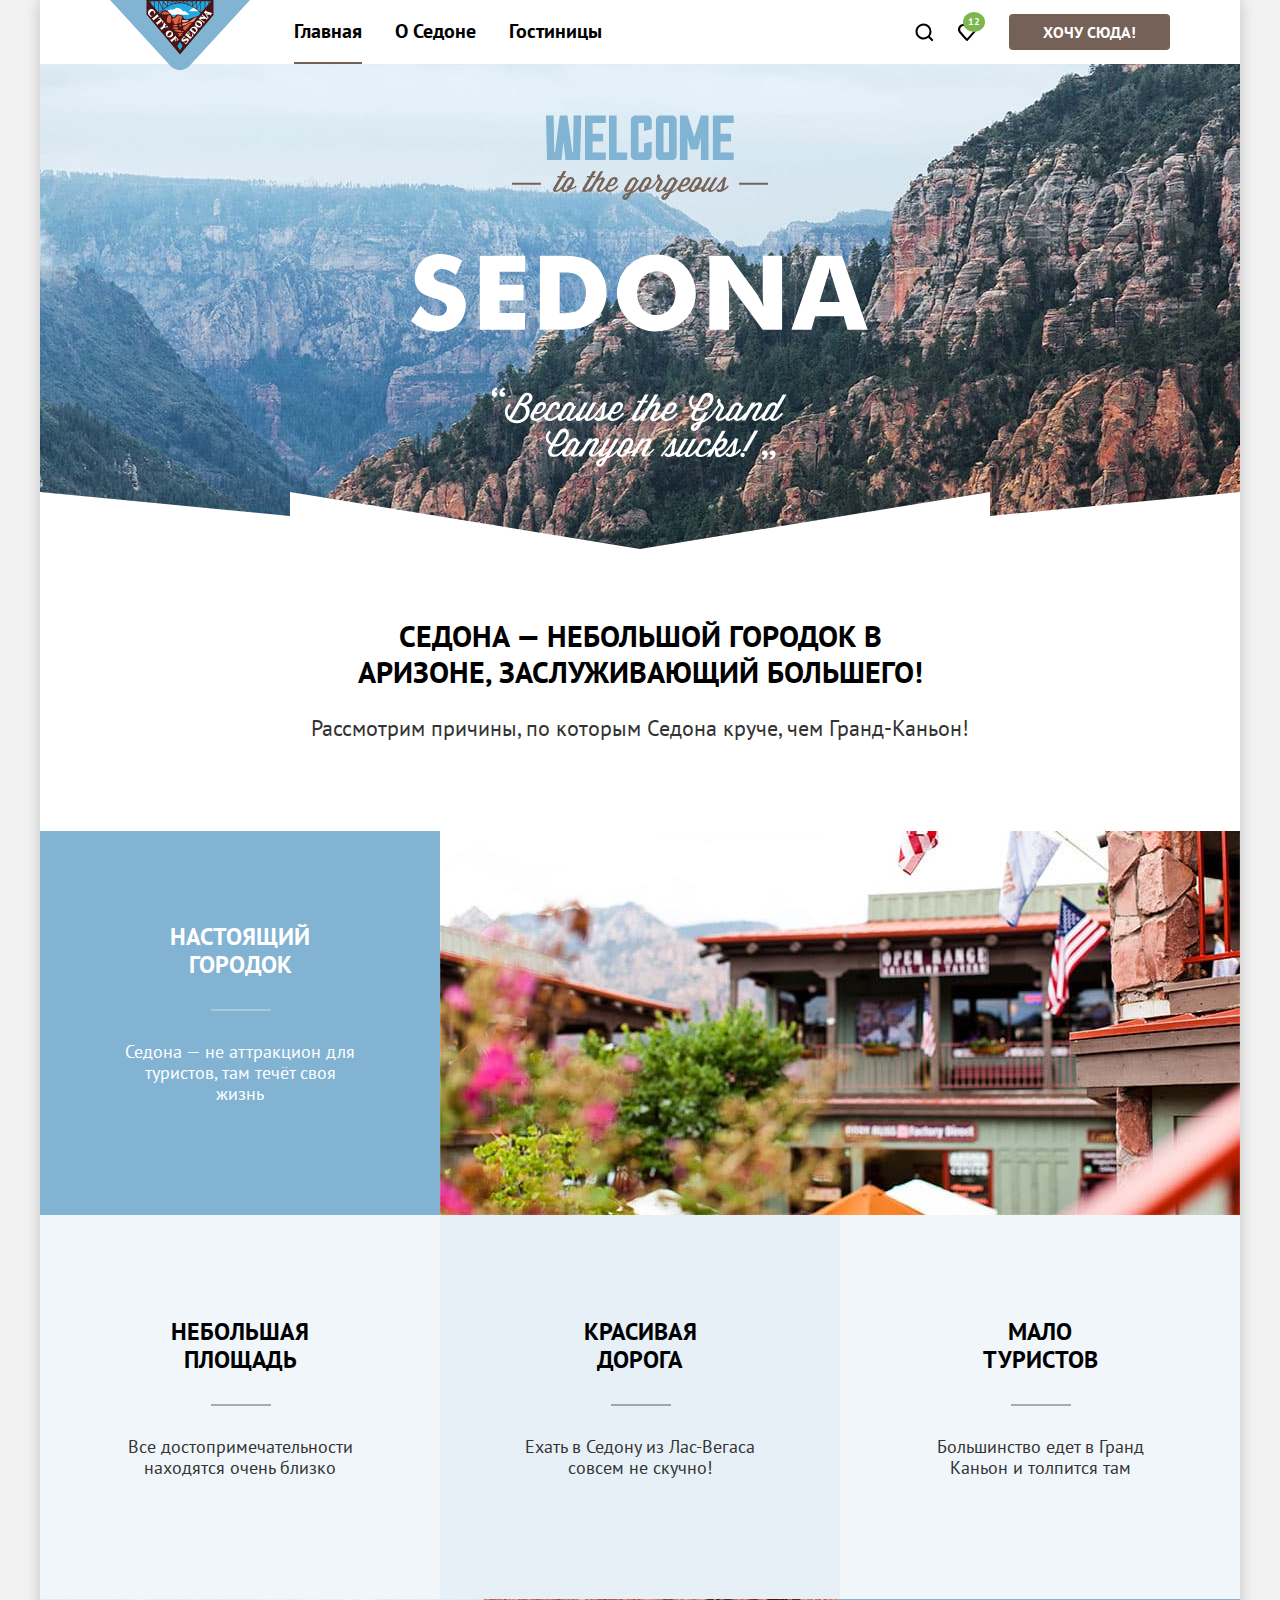
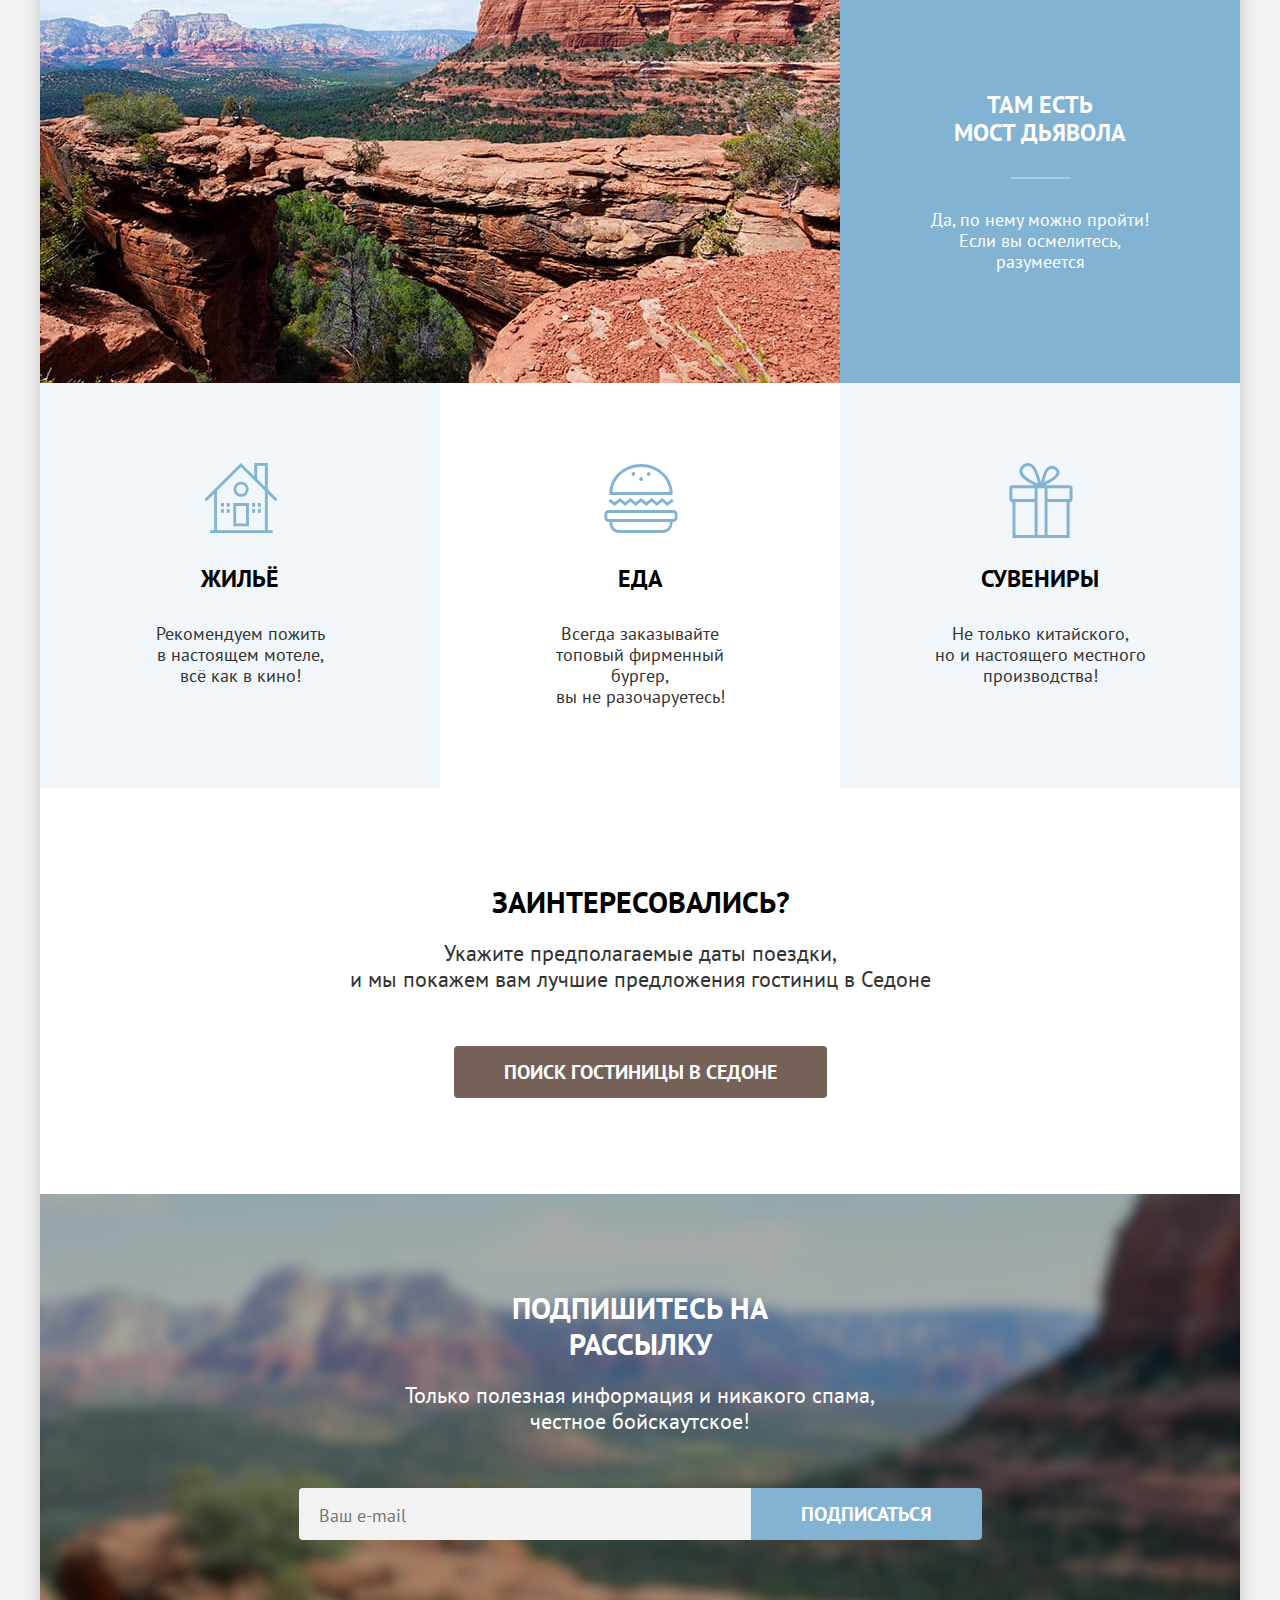
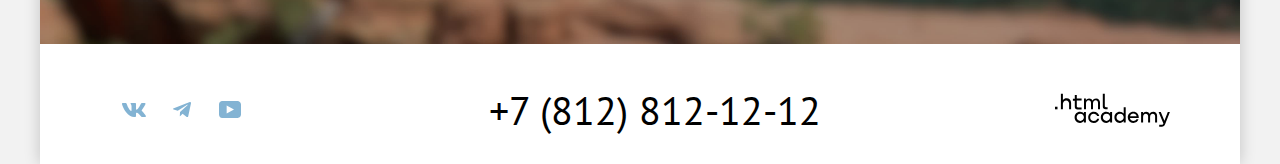
<file: index.html>
<!DOCTYPE html>
<html lang="ru">
  <head>
    <title>Город Седона</title>
    <meta charset="utf-8" />
    <link rel="icon" href="favicon.ico" />
    <link rel="icon" type="image/png" sizes="32x32" href="images/common/favicon.png">
    <link rel="stylesheet" href="styles/styles.css">
  </head>
  <body>
    <div class="page-wrapper">
      <header class="page-header">
        <nav class="main-navigation">
          <a class="main-logo">
            <img src="images/common/logo.svg" width="140" height="70" alt="Логотип города Седона"/>
          </a>
          <ul class="main-navigation-list">
            <li class="main-navigation-item">
              <a class="main-navigation-link main-navigation-link--current">
                Главная
              </a>
            </li>
            <li class="main-navigation-item">
              <a class="main-navigation-link" href="#">
                О Седоне
              </a>
            </li>
            <li class="main-navigation-item">
              <a class="main-navigation-link" href="catalog.html">
                Гостиницы
              </a>
            </li>
          </ul>
        </nav>
        <nav class="main-navigation main-navigation-user">
          <ul class="main-navigation-list">
            <li class="main-navigation-item">
              <button class="btn main-navigation-link main-navigation-link--search" type="button" onclick="document.querySelector('.modal-wrapper').classList.remove('modal-close');">
                <span class="visually-hidden">
                  Поиск
                </span>
              </button>
            </li>
            <li class="main-navigation-item">
              <a class="main-navigation-link main-navigation-link--favourites" href="#">
                <span class="main-navigation-number">
                  12
                </span>
                <span class="visually-hidden">
                  Избранное
                </span>
              </a>
            </li>
          </ul>
          <a class="btn btn--secondary main-navigation-btn" href="#">
            Хочу сюда!
          </a>
        </nav>
      </header>
      <main class="page-content">
        <section class="top-info">
          <h1 class="visually-hidden">
            Седона — небольшой городок в Аризоне
          </h1>
          <img class="top-info-img" src="images/index/welcome_text.svg" width="458" height="352" alt="Добро пожаловать в великолепную Седону"/>
        </section>
        <section class="about">
          <header class="about-header">
            <h2 class="visually-hidden">
              Преимущества
            </h2>
            <p class="about-title">
              <strong>
                Седона — небольшой городок в Аризоне, заслуживающий большего!
              </strong>
            </p>
            <p class="about-subtitle">
              Рассмотрим причины, по которым Седона круче, чем Гранд-Каньон!
            </p>
          </header>
          <ul class="about-list">
            <li class="about-item about-item-detail">
              <div class="advantage advantage--primary">
                <h3 class="advantage-title">
                  Настоящий городок
                </h3>
                <p class="advantage-description advantage-description--light">
                  Седона — не аттракцион для туристов, там течёт своя жизнь
                </p>
              </div>
              <img class="about-item-img" src="images/index/preview_city.jpg" width="800" height="384" alt="Центр города"/>
            </li>
            <li class="about-item">
              <div class="advantage">
                <h3 class="advantage-title">
                  Небольшая площадь
                </h3>
                <p class="advantage-description">
                  Все достопримечательности находятся очень близко
                </p>
              </div>
            </li>
            <li class="about-item">
              <div class="advantage">
                <h3 class="advantage-title">
                  Красивая дорога
                </h3>
                <p class="advantage-description">
                  Ехать в Седону из Лас-Вегаса совсем не скучно!
                </p>
              </div>
            </li>
            <li class="about-item">
              <div class="advantage">
                <h3 class="advantage-title">
                  Мало туристов
                </h3>
                <p class="advantage-description">
                  Большинство едет в Гранд Каньон и толпится там
                </p>
              </div>
            </li>
            <li class="about-item about-item-detail">
              <img class="about-item-img" src="images/index/preview_rock.jpg" width="800" height="384" alt="Скала в виде моста"/>
              <div class="advantage advantage--primary">
                <h3 class="advantage-title">
                  Там есть<br>мост дьявола
                </h3>
                <p class="advantage-description advantage-description--light">
                  Да, по нему можно пройти! Если вы осмелитесь, разумеется
                </p>
              </div>
            </li>
            <li class="about-item about-item-home">
              <div class="advantage">
                <h3 class="advantage-title">
                  Жильё
                </h3>
                <p class="advantage-description">
                  Рекомендуем пожить<br>в настоящем мотеле,<br>всё как в кино!
                </p>
              </div>
            </li>
            <li class="about-item about-item-food">
              <div class="advantage">
                <h3 class="advantage-title">
                  Еда
                </h3>
                <p class="advantage-description">
                  Всегда заказывайте<br>топовый фирменный бургер,<br>вы не разочаруетесь!
                </p>
              </div>
            </li>
            <li class="about-item about-item-present">
              <div class="advantage">
                <h3 class="advantage-title">
                  Сувениры
                </h3>
                <p class="advantage-description">
                  Не только китайского,<br>но и настоящего местного<br>производства!
                </p>
              </div>
            </li>
          </ul>
        </section>
        <section class="search">
          <h2 class="visually-hidden">
            Поиск гостиницы
          </h2>
          <p class="search-title">
            Заинтересовались?
          </p>
          <p class="search-description">
            Укажите предполагаемые даты поездки,<br>и мы покажем вам лучшие предложения гостиниц в Седоне
          </p>
          <a class="btn btn--secondary btn--bolded-text search-btn" href="catalog.html">
            Поиск гостиницы в седоне
          </a>
        </section>
        <section class="subscribe subscribe-with-background">
          <h2 class="subscribe-title">
            Подпишитесь на рассылку
          </h2>
          <p class="subscribe-description subscribe-description--light">
            Только полезная информация и никакого спама, честное бойскаутское!
          </p>
          <form class="subscribe-form" action="https://echo.htmlacademy.ru/" method="post">
            <input class="input subscribe-input" placeholder="Ваш e-mail" type="email" name="user-email" required>
            <button class="btn btn--primary btn--bolded-text subscribe-btn" type="submit" value="submit">
              Подписаться
            </button>
          </form>
        </section>
      </main>
      <footer class="page-footer">
        <ul class="footer-social-list">
          <li class="footer-social-item">
            <a class="footer-social-link footer-social-link--vkontakte" href="https://vk.com/htmlacademy">
              <svg width="24" height="14" viewBox="0 0 24 14" xmlns="http://www.w3.org/2000/svg" aria-label="Логотип Vkontakte" role="img">
                <path fill-rule="evenodd" clip-rule="evenodd" d="M23.45 0.948C23.616 0.402 23.45 0 22.655 0H20.03C19.362 0 19.054 0.347 18.887 0.73C18.887 0.73 17.552 3.926 15.661 6.002C15.049 6.604 14.771 6.795 14.437 6.795C14.27 6.795 14.019 6.604 14.019 6.057V0.948C14.019 0.292 13.835 0 13.279 0H9.151C8.734 0 8.483 0.304 8.483 0.593C8.483 1.214 9.429 1.358 9.526 3.106V6.904C9.526 7.737 9.373 7.888 9.039 7.888C8.149 7.888 5.984 4.677 4.699 1.003C4.45 0.288 4.198 0 3.527 0H0.9C0.15 0 0 0.347 0 0.73C0 1.412 0.89 4.8 4.145 9.281C6.315 12.341 9.37 14 12.153 14C13.822 14 14.028 13.632 14.028 12.997V10.684C14.028 9.947 14.186 9.8 14.715 9.8C15.105 9.8 15.772 9.992 17.33 11.467C19.11 13.216 19.403 14 20.405 14H23.03C23.78 14 24.156 13.632 23.94 12.904C23.702 12.18 22.852 11.129 21.725 9.882C21.113 9.172 20.195 8.407 19.916 8.024C19.527 7.533 19.638 7.314 19.916 6.877C19.916 6.877 23.116 2.451 23.449 0.948H23.45Z"/>
              </svg>
              <span class="visually-hidden">
                Vkontakte
              </span>
            </a>
          </li>
          <li class="footer-social-item">
            <a class="footer-social-link footer-social-link--telegram" href="https://t.me/htmlacademy">
              <svg width="18" height="16" viewBox="0 0 18 16" xmlns="http://www.w3.org/2000/svg" aria-label="Логотип Telegram" role="img">
                <path d="M16.785 0.0992597L0.840489 6.24776C-0.247661 6.68481 -0.241365 7.29184 0.640845 7.56253L4.73445 8.83953L14.2058 2.8637C14.6537 2.59121 15.0629 2.7378 14.7265 3.03636L7.05283 9.96185H7.05103L7.05283 9.96275L6.77045 14.1823C7.18413 14.1823 7.36669 13.9925 7.59871 13.7686L9.58705 11.8351L13.7229 14.89C14.4855 15.31 15.0332 15.0941 15.2229 14.1841L17.9379 1.38885C18.2158 0.274623 17.5126 -0.229883 16.785 0.0992597Z"/>
              </svg>
              <span class="visually-hidden">
                Telegram
              </span>
            </a>
          </li>
          <li class="footer-social-item">
            <a class="footer-social-link footer-social-link--youtube" href="https://www.youtube.com/user/htmlacademyru">
              <svg width="22" height="17" viewBox="0 0 22 17" xmlns="http://www.w3.org/2000/svg" aria-label="Логотип Youtube" role="img">
                <path d="M18.607 0H3.17413C1.31343 0 0 1.59375 0 3.4V13.4937C0 15.4062 1.31343 17 3.17413 17H18.8259C20.4677 17 22 15.4062 22 13.6V3.4C21.7811 1.59375 20.4677 0 18.607 0ZM7.66169 12.5375V4.4625L14.995 8.5L7.66169 12.5375Z"/>
              </svg>
              <span class="visually-hidden">
                Youtube
              </span>
            </a>
          </li>
        </ul>
        <address class="footer-contacts">
          <a class="footer-contacts-phone" href="tel:+78128121212">
            +7 (812) 812-12-12
          </a>
        </address>
        <a class="footer-logo" href="https://htmlacademy.ru/">
          <svg width="115" height="34" viewBox="0 0 115 34" xmlns="http://www.w3.org/2000/svg" aria-label="Логотип HTML академии" role="img">
            <path d="M0 13.7232V16.3232H2.5V13.7232H0Z"/>
            <path d="M11.6 5.32324C10 5.32324 8.8 6.02324 8 7.02324H7.9V0.823242H5.9V16.3232H7.9V11.0232C7.9 8.92324 9.2 7.42324 11.2 7.42324C13 7.42324 14.1 8.82324 14.1 10.6232V16.3232H16.1V10.2232C16.2 7.22324 14.3 5.32324 11.6 5.32324Z"/>
            <path d="M26.6 5.62324H21.8V1.92324H19.8V5.72324H17.9V7.72324H19.8V13.7232C19.8 15.4232 20.8 16.4232 22.5 16.4232H26.6V14.4232H22.9C22.2 14.4232 21.8 14.0232 21.8 13.3232V7.62324H26.6V5.62324Z"/>
            <path d="M41.1 5.42324C39.5 5.42324 38.2 6.22324 37.6 7.52324H37.5C36.9 6.32324 35.7 5.42324 34.1 5.42324C32.7 5.42324 31.6 6.22324 31 7.22324H30.9V5.62324H29V16.2232H31V10.8232C31 8.82324 32 7.32324 33.6 7.32324C35.1 7.32324 36 8.32324 36 9.92324V16.2232H38V10.6232C38 8.22324 39.4 7.32324 40.6 7.32324C42.1 7.32324 43 8.32324 43 9.92324V16.2232H45V9.72324C45.1 7.22324 43.6 5.42324 41.1 5.42324Z"/>
            <path d="M47.8 13.5232C47.8 15.2232 48.8 16.2232 50.6 16.2232H52.6V14.2232H50.9C50.2 14.2232 49.8 13.8232 49.8 13.1232V0.823242H47.8V13.5232Z"/>
            <path d="M28.9 20.5232C28 19.4232 26.7 18.7232 25 18.7232C21.9 18.7232 19.6 21.0232 19.6 24.3232C19.6 27.6232 21.9 29.9232 25 29.9232C26.8 29.9232 28 29.1232 28.8 28.0232H28.9V29.6232H30.9V19.0232H28.9V20.5232ZM25.3 27.9232C23.1 27.9232 21.7 26.3232 21.7 24.3232C21.7 22.3232 23.1 20.7232 25.3 20.7232C27.5 20.7232 28.9 22.3232 28.9 24.3232C28.9 26.2232 27.5 27.9232 25.3 27.9232Z"/>
            <path d="M44.2 22.8232C43.7 20.4232 41.6 18.7232 38.8 18.7232C35.4 18.7232 33.2 21.2232 33.2 24.3232C33.2 27.4232 35.4 29.9232 38.8 29.9232C41.6 29.9232 43.7 28.1232 44.2 25.7232H42.1C41.7 27.0232 40.4 28.0232 38.8 28.0232C36.6 28.0232 35.2 26.4232 35.2 24.4232C35.2 22.4232 36.6 20.8232 38.8 20.8232C40.4 20.8232 41.6 21.8232 42.1 23.0232H44.2V22.8232Z"/>
            <path d="M55.1 20.5232C54.2 19.4232 52.9 18.7232 51.2 18.7232C48.1 18.7232 45.8 21.0232 45.8 24.3232C45.8 27.6232 48.1 29.9232 51.2 29.9232C53 29.9232 54.2 29.1232 55 28.0232H55.1V29.6232H57.1V19.0232H55.1V20.5232ZM51.5 27.9232C49.3 27.9232 47.9 26.3232 47.9 24.3232C47.9 22.3232 49.3 20.7232 51.5 20.7232C53.7 20.7232 55.1 22.3232 55.1 24.3232C55.1 26.2232 53.6 27.9232 51.5 27.9232Z"/>
            <path d="M68.7 20.6232C67.8 19.5232 66.5 18.7232 64.8 18.7232C61.7 18.7232 59.4 21.0232 59.4 24.3232C59.4 27.6232 61.6 29.9232 64.8 29.9232C66.5 29.9232 67.8 29.1232 68.6 28.1232H68.7V29.6232H70.7V14.2232H68.7V20.6232ZM65.1 27.9232C62.9 27.9232 61.5 26.3232 61.5 24.3232C61.5 22.3232 62.9 20.7232 65.1 20.7232C67.3 20.7232 68.7 22.3232 68.7 24.3232C68.6 26.3232 67.2 27.9232 65.1 27.9232Z"/>
            <path d="M78.3 18.7232C75 18.7232 72.8 21.2232 72.8 24.3232C72.8 27.3232 74.9 29.9232 78.3 29.9232C80.8 29.9232 82.8 28.6232 83.5 26.3232H81.4C80.9 27.3232 79.8 27.9232 78.4 27.9232C76.5 27.9232 75.1 26.6232 75 25.0232H83.8C84 21.4232 81.8 18.7232 78.3 18.7232ZM78.3 20.6232C80 20.6232 81.3 21.6232 81.6 23.2232H75.1C75.4 21.7232 76.6 20.6232 78.3 20.6232Z"/>
            <path d="M98.2 18.7232C96.6 18.7232 95.3 19.5232 94.6 20.7232H94.5C93.9 19.5232 92.7 18.7232 91.1 18.7232C89.7 18.7232 88.6 19.4232 88 20.5232V19.0232H86.1V29.6232H88.1V24.2232C88.1 22.2232 89.1 20.8232 90.7 20.7232C92.2 20.7232 93.1 21.7232 93.1 23.3232V29.6232H95.1V24.0232C95.1 21.6232 96.5 20.7232 97.7 20.7232C99.2 20.7232 100.1 21.7232 100.1 23.3232V29.6232H102.1V23.1232C102.2 20.5232 100.7 18.7232 98.2 18.7232Z"/>
            <path d="M109.4 27.8232L105.8 18.9232H103.6L108.4 30.5232C108.1 31.4232 107.7 31.7232 106.7 31.7232H104.2V33.7232H106.7C108.5 33.7232 109.5 32.9232 110.2 31.1232L114.9 18.9232H112.8L109.4 27.8232Z"/>
          </svg>
          <span class="visually-hidden">
            Логотип HTML академии
          </span>
        </a>
      </footer>
    </div>
    <div class="modal-wrapper modal-close">
      <div class="modal">
        <button class="btn modal-close-button" type="button" onclick="document.querySelector('.modal-wrapper').classList.add('modal-close');">
          <span class="visually-hidden">
            Закрыть
          </span>
          <svg width="14" height="14" viewBox="0 0 14 14" xmlns="http://www.w3.org/2000/svg" aria-label="Закрыть модальное окно" role="img">
            <path d="M14 1.29231L12.7077 0L7 5.70769L1.29231 0L0 1.29231L5.70769 7L0 12.7077L1.29231 14L7 8.29231L12.7077 14L14 12.7077L8.29231 7L14 1.29231Z"/>
          </svg>
        </button>
        <section class="modal-content">
          <h2 class="modal-title">
            Поиск гостиницы в Седоне
          </h2>
          <form class="search-form" action="https://echo.htmlacademy.ru/" method="post">
            <div class="search-group">
              <label class="search-label" for="arrival-date">
                Дата заезда:
              </label>
              <div class="search-input-wrapper">
                <input class="input search-input" placeholder="Укажите дату" id="arrival-date" name="arrival-date" type="text" required>
                <span class="search-message search-message--error">
                  Мы не можем отправить вас в прошлое.
                </span>
              </div>
            </div>
            <div class="search-group">
              <label class="search-label" for="departure-date">
                Дата выезда:
              </label>
              <div class="search-input-wrapper">
                <input class="input search-input" placeholder="Укажите дату" id="departure-date" name="departure-date" type="text" required>
                <span class="search-message">
                  На эти даты есть свободные номера. Пока есть.
                </span>
              </div>
            </div>
            <div class="search-group">
              <div class="search-group search-group--small">
                <label class="search-label" for="adults">
                  Взрослые:
                </label>
                <button class="btn search-count-toggle-btn search-count-toggle-btn--decrease" type="button" onclick="this.nextElementSibling.stepDown(); this.nextElementSibling.onchange();">
                  <span class="visually-hidden">
                    Уменьшить количество взрослых
                  </span>
                  <svg width="14" height="2" viewBox="0 0 14 2" xmlns="http://www.w3.org/2000/svg" aria-label="Уменьшить количество" role="img">
                    <path d="M0 0L0 2L14 2V0L0 0Z"/>
                  </svg>
                </button>
                <input class="input search-input" id="adults" name="adults" min="0" max="9" value="2" type="number">
                <button class="btn search-count-toggle-btn search-count-toggle-btn--increase" type="button" onclick="this.previousElementSibling.stepUp(); this.previousElementSibling.onchange();">
                  <span class="visually-hidden">
                    Увеличить количество взрослых
                  </span>
                  <svg width="14" height="14" viewBox="0 0 14 14" xmlns="http://www.w3.org/2000/svg" aria-label="Увеличить количество" role="img">
                    <path d="M14 6H8V0H6V6H0V8H6V14H8V8H14V6Z"/>
                  </svg>
                </button>
              </div>
              <div class="search-group search-group--small">
                <label class="search-label" for="children">
                  Дети:
                  <span class="search-tooltip-toggle-btn"></span>
                  <span class="search-tooltip">
                    Укажите количество детей, которые будут с вами, возраст которых от 6 до 18 лет. Дети до 6 лет размещаются бесплатно.
                  </span>
                </label>
                <button class="btn search-count-toggle-btn search-count-toggle-btn--decrease" type="button" onclick="this.nextElementSibling.stepDown(); this.nextElementSibling.onchange();">
                  <span class="visually-hidden">
                    Уменьшить количество детей
                  </span>
                  <svg width="14" height="2" viewBox="0 0 14 2" xmlns="http://www.w3.org/2000/svg"  aria-label="Уменьшить количество" role="img">
                    <path d="M0 0L0 2L14 2V0L0 0Z"/>
                  </svg>
                </button>
                <input class="input search-input" id="children" name="children" min="0" max="9" value="2" type="number">
                <button class="btn search-count-toggle-btn search-count-toggle-btn--increase" type="button" onclick="this.previousElementSibling.stepUp(); this.previousElementSibling.onchange();">
                  <span class="visually-hidden">
                    Увеличить количество детей
                  </span>
                  <svg width="14" height="14" viewBox="0 0 14 14" xmlns="http://www.w3.org/2000/svg" aria-label="Увеличить количество" role="img">
                    <path d="M14 6H8V0H6V6H0V8H6V14H8V8H14V6Z"/>
                  </svg>
                </button>
              </div>
            </div>
            <button class="btn btn--primary search-btn" type="submit">
              Найти
            </button>
          </form>
        </section>
      </div>
    </div>
  </body>
</html>
</file>
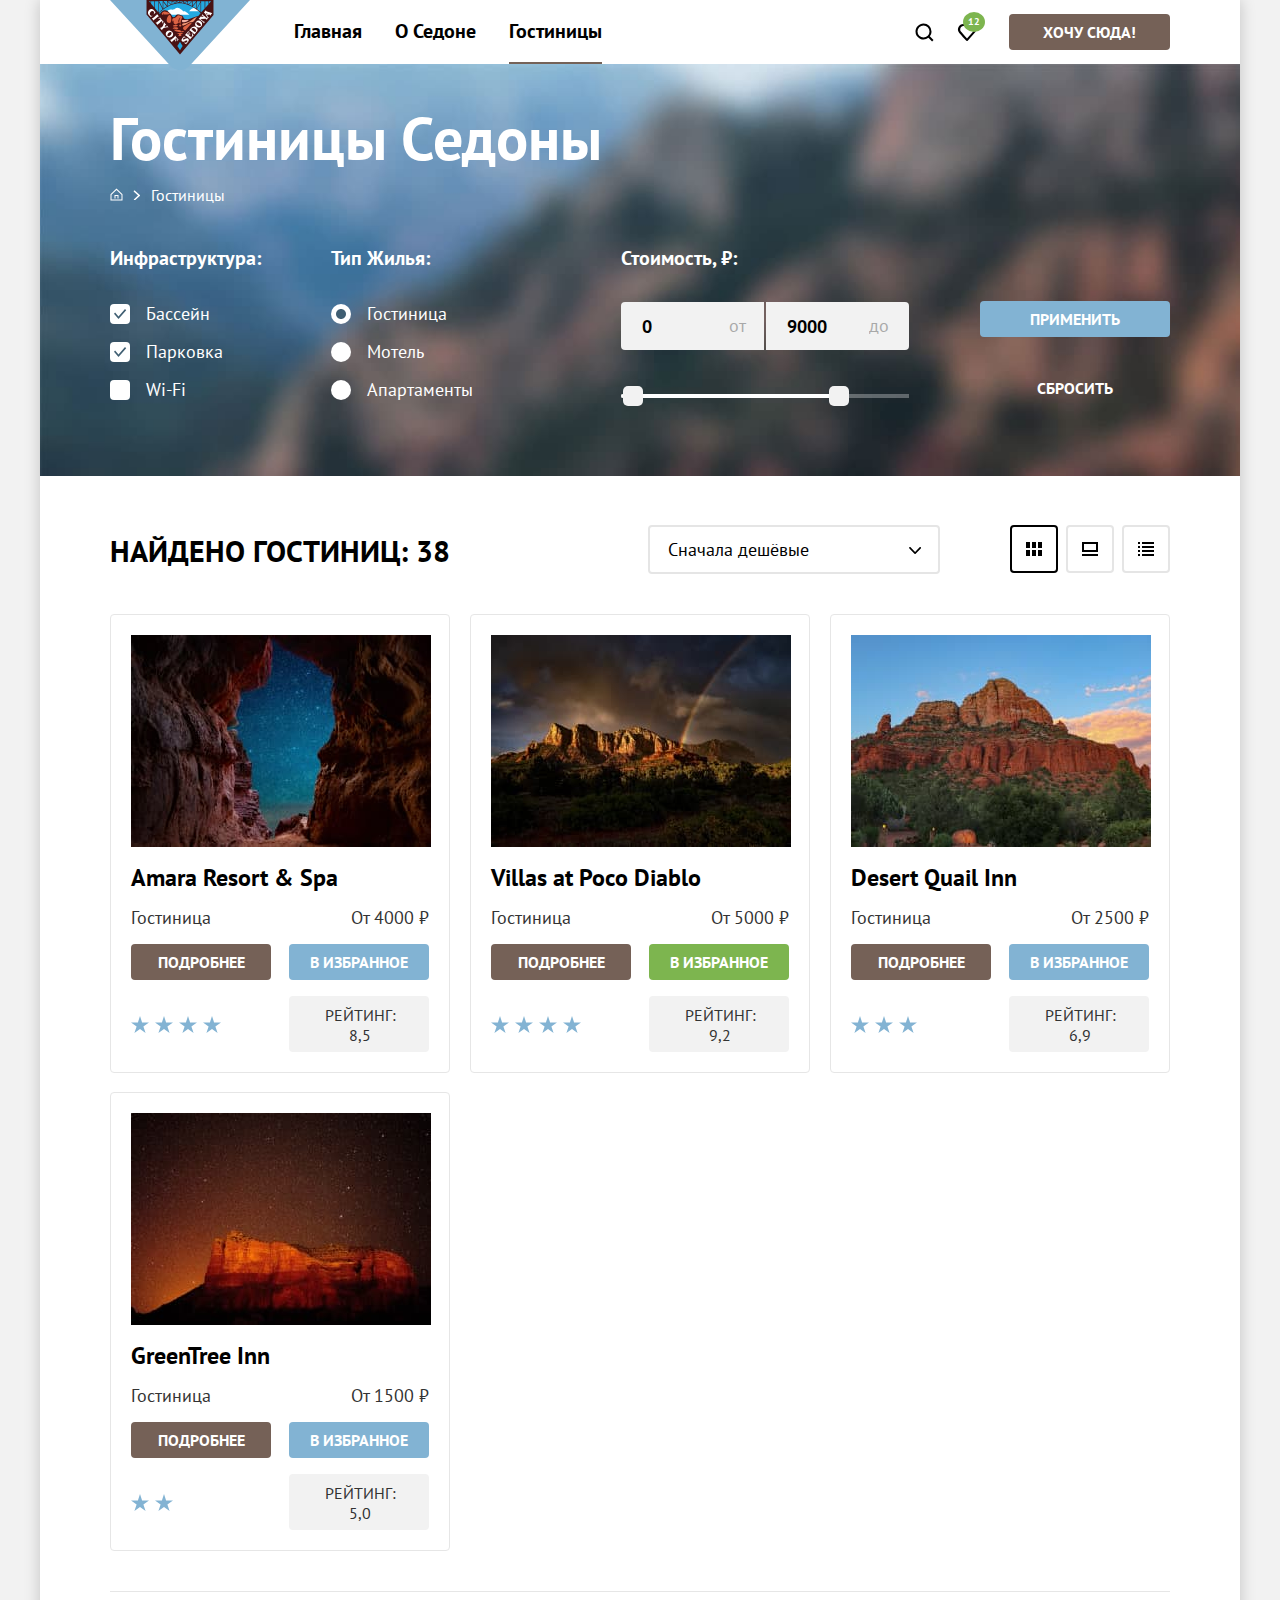
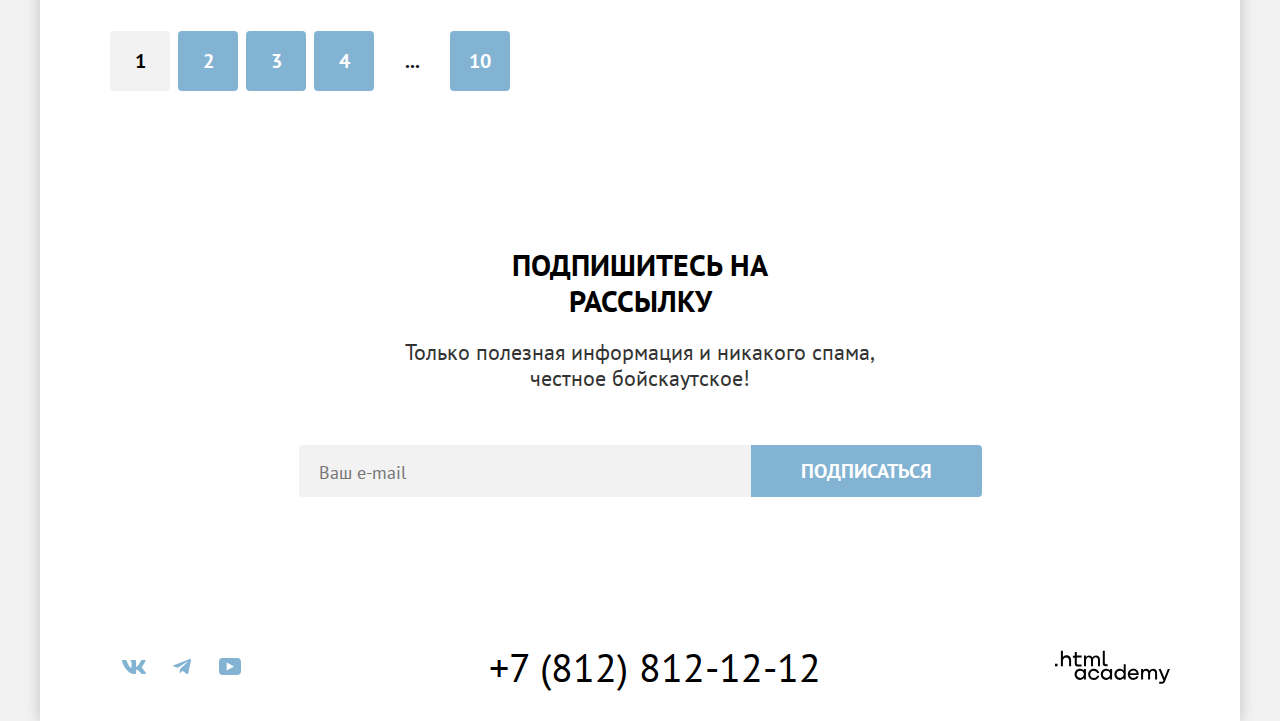
<file: catalog.html>
<!DOCTYPE html>
<html lang="ru">
  <head>
    <title>Гостиницы города Седона</title>
    <meta charset="utf-8" />
    <link rel="icon" href="favicon.ico" />
    <link rel="icon" type="image/png" sizes="32x32" href="images/common/favicon.png">
    <link rel="stylesheet" href="styles/styles.css">
  </head>
  <body>
    <div class="page-wrapper">
      <header class="page-header">
        <nav class="main-navigation">
          <a class="main-logo" href="index.html">
            <img src="images/common/logo.svg" width="140" height="70" alt="Логотип города Седона"/>
          </a>
          <ul class="main-navigation-list">
            <li class="main-navigation-item">
              <a class="main-navigation-link" href="index.html">
                Главная
              </a>
            </li>
            <li class="main-navigation-item">
              <a class="main-navigation-link" href="#">
                О Седоне
              </a>
            </li>
            <li class="main-navigation-item">
              <a class="main-navigation-link main-navigation-link--current">
                Гостиницы
              </a>
            </li>
          </ul>
        </nav>
        <nav class="main-navigation main-navigation-user">
          <ul class="main-navigation-list">
            <li class="main-navigation-item">
              <a class="main-navigation-link main-navigation-link--search" href="#">
                <span class="visually-hidden">
                  Поиск
                </span>
              </a>
            </li>
            <li class="main-navigation-item">
              <a class="main-navigation-link main-navigation-link--favourites" href="#">
                <span class="main-navigation-number">
                  12
                </span>
                <span class="visually-hidden">
                  Избранное
                </span>
              </a>
            </li>
          </ul>
          <a class="btn btn--secondary main-navigation-btn" href="#">
            Хочу сюда!
          </a>
        </nav>
      </header>
      <main class="page-content">
        <section class="hotel-catalog">
          <section class="hotel-catalog-top">
            <header class="hotel-catalog-top-header">
              <h1 class="hotel-catalog-top-title">
                Гостиницы Седоны
              </h1>
              <ul class="breadcrumbs">
                <li class="breadcrumbs-item">
                  <a class="breadcrumbs-link breadcrumbs-link--home" href="index.html">
                    <span class="visually-hidden">
                      Главная
                    </span>
                  </a>
                </li>
                <li class="breadcrumbs-item">
                  <a class="breadcrumbs-link">
                    Гостиницы
                  </a>
                </li>
              </ul>
            </header>
            <form class="filter-form" action="https://echo.htmlacademy.ru/" method="post">
              <h2 class="visually-hidden">
                Параметры поиска гостиницы
              </h2>
              <div class="filter-wrapper">
                <fieldset class="filter-group">
                  <legend class="filter-title">
                    Инфраструктура:
                  </legend>
                  <ul  class="filter-list">
                    <li class="filter-item">
                      <label class="filter-label" for="swimming-pool">
                        <input class="filter-checkbox" id="swimming-pool" name="swimming-pool" type="checkbox" checked>
                        <span class="checkbox"></span>
                        Бассейн
                      </label>
                    </li>
                    <li class="filter-item">
                      <label class="filter-label" for="parking-space">
                        <input class="filter-checkbox" id="parking-space" name="parking-space" type="checkbox" checked>
                        <span class="checkbox"></span>
                        Парковка
                      </label>
                    </li>
                    <li class="filter-item">
                      <label class="filter-label" for="wi-fi">
                        <input class="filter-checkbox" id="wi-fi" name="wi-fi" type="checkbox">
                        <span class="checkbox"></span>
                        Wi-Fi
                      </label>
                    </li>
                  </ul>
                </fieldset>
                <fieldset class="filter-group">
                  <legend class="filter-title">
                    Тип Жилья:
                  </legend>
                  <ul  class="filter-list">
                    <li class="filter-item">
                      <label class="filter-label" for="hotel">
                        <input class="filter-radio" id="hotel" name="housing-type" value="hotel" type="radio" checked>
                        <span class="radio"></span>
                        Гостиница
                      </label>
                    </li>
                    <li class="filter-item">
                      <label class="filter-label" for="motel">
                        <input class="filter-radio" id="motel" name="housing-type" value="motel" type="radio">
                        <span class="radio"></span>
                        Мотель
                      </label>
                    </li>
                    <li class="filter-item">
                      <label class="filter-label" for="apartments">
                        <input class="filter-radio" id="apartments" name="housing-type" value="apartments" type="radio">
                        <span class="radio"></span>
                        Апартаменты
                      </label>
                    </li>
                  </ul>
                </fieldset>
              </div>
              <div class="filter-wrapper">
                <fieldset class="filter-group">
                  <legend class="filter-title">
                    Стоимость, ₽:
                  </legend>
                  <div class="filter-inputs">
                    <label class="filter-label" for="min-price">
                      <input class="input filter-input" id="min-price" name="min-price" value="0" type="number">
                      <span class="filter-text">
                        от
                      </span>
                    </label>
                    <label class="filter-label" for="max-price">
                      <input class="input filter-input" id="max-price" name="max-price" value="9000" type="number">
                      <span class="filter-text">
                        до
                      </span>
                    </label>
                  </div>
                  <div class="filter-scale">
                    <div class="filter-range-bar"></div>
                    <button class="btn filter-range-toggle-btn filter-range-toggle-btn--min-price" type="button">
                      <span class="visually-hidden">
                        Изменить минимальную цену
                      </span>
                    </button>
                    <button class="btn filter-range-toggle-btn filter-range-toggle-btn--max-price" type="button">
                      <span class="visually-hidden">
                        Изменить максимальную цену
                      </span>
                    </button>
                  </div>
                </fieldset>
                <div class="filter-group filter-group--btns">
                  <button class="btn btn--primary filter-submit-btn" type="submit">
                    Применить
                  </button>
                  <button class="btn filter-reset-btn" type="reset">
                    Сбросить
                  </button>
                </div>
              </div>
            </form>
          </section>
          <section class="hotel-catalog-result">
            <h2 class="visually-hidden">
              Результат поиска гостиниц
            </h2>
            <header class="hotel-catalog-result-header">
              <p class="hotel-catalog-result-title">
                <span class="hotel-catalog-result-text">
                  Найдено гостиниц:
                </span>
                <span class="hotel-catalog-result-number">
                  38
                </span>
              </p>
              <div class="sorting">
                <select class="select sorting-select">
                  <option value="cheap">
                    Сначала дешёвые
                  </option>
                  <option value="expensive">
                    Сначала дорогие
                  </option>
                  <option value="popular">
                    Сначала популярные
                  </option>
                </select>
                <ul class="sorting-list">
                  <li class="sorting-item">
                    <button class="btn sorting-btn sorting-btn--tile sorting-btn--current" type="button">
                      <span class="visually-hidden">
                        Показать в виде значков
                      </span>
                    </button>
                  </li>
                  <li class="sorting-item">
                    <button class="btn sorting-btn sorting-btn--slide" type="button">
                      <span class="visually-hidden">
                        Показать в виде слайд-шоу
                      </span>
                    </button>
                  </li>
                  <li class="sorting-item">
                    <button class="btn sorting-btn sorting-btn--list" type="button">
                      <span class="visually-hidden">
                        Показать в виде списка
                      </span>
                    </button>
                  </li>
                </ul>
              </div>
            </header>
            <ul class="card-list">
              <li class="card-item">
                <a class="card-link" href="#">
                  <img class="card-img" src="images/catalog/hotel_amara_resort_spa.jpg" width="300" height="212" alt="Гостиница Amara Resort & Spa">
                  <h3 class="card-title">
                    Amara Resort & Spa
                  </h3>
                </a>
                <div class="card-info">
                  <span class="card-info-hotel">
                    Гостиница
                  </span>
                  <p class="card-info-price-block">
                    <span class="card-info-price-text">
                      От
                    </span>
                    <span class="card-info-price-number">
                      4000
                    </span>
                    <span class="card-info-price-currency">
                      ₽
                    </span>
                  </p>
                </div>
                <div class="card-btns">
                  <button class="btn btn--secondary card-more-btn" type="button">
                    Подробнее
                  </button>
                  <button class="btn btn--primary card-favourites-btn" type="button">
                    В избранное
                  </button>
                </div>
                <div class="card-rating">
                  <div class="card-rating-stars card-rating-stars--4"></div>
                  <p class="card-rating-block">
                    <span class="card-rating-text">
                      Рейтинг:
                    </span>
                    <span class="card-rating-number">
                      8,5
                    </span>
                  </p>
                </div>
              </li>
              <li class="card-item">
                <a class="card-link" href="#">
                  <img class="card-img" src="images/catalog/hotel_villas_at_poco_diablo.jpg" width="300" height="212" alt="Гостиница Villas at Poco Diablo">
                  <h3 class="card-title">
                    Villas at Poco Diablo
                  </h3>
                </a>
                <div class="card-info">
                  <span class="card-info-hotel">
                    Гостиница
                  </span>
                  <p class="card-info-price-block">
                    <span class="card-info-price-text">
                      От
                    </span>
                    <span class="card-info-price-number">
                      5000
                    </span>
                    <span class="card-info-price-currency">
                      ₽
                    </span>
                  </p>
                </div>
                <div class="card-btns">
                  <button class="btn btn--secondary card-more-btn" type="button">
                    Подробнее
                  </button>
                  <button class="btn btn--primary btn--selected card-favourites-btn" type="button">
                    В избранное
                  </button>
                </div>
                <div class="card-rating">
                  <div class="card-rating-stars card-rating-stars--4"></div>
                  <p class="card-rating-block">
                    <span class="card-rating-text">
                      Рейтинг:
                    </span>
                    <span class="card-rating-number">
                      9,2
                    </span>
                  </p>
                </div>
              </li>
              <li class="card-item">
                <a class="card-link" href="#">
                  <img class="card-img" src="images/catalog/hotel_desert_quail_inn.jpg" width="300" height="212" alt="Гостиница Desert Quail Inn">
                  <h3 class="card-title">
                    Desert Quail Inn
                  </h3>
                </a>
                <div class="card-info">
                  <span class="card-info-hotel">
                    Гостиница
                  </span>
                  <p class="card-info-price-block">
                    <span class="card-info-price-text">
                      От
                    </span>
                    <span class="card-info-price-number">
                      2500
                    </span>
                    <span class="card-info-price-currency">
                      ₽
                    </span>
                  </p>
                </div>
                <div class="card-btns">
                  <button class="btn btn--secondary card-more-btn" type="button">
                    Подробнее
                  </button>
                  <button class="btn btn--primary card-favourites-btn" type="button">
                    В избранное
                  </button>
                </div>
                <div class="card-rating">
                  <div class="card-rating-stars card-rating-stars--3"></div>
                  <p class="card-rating-block">
                    <span class="card-rating-text">
                      Рейтинг:
                    </span>
                    <span class="card-rating-number">
                      6,9
                    </span>
                  </p>
                </div>
              </li>
              <li class="card-item">
                <a class="card-link" href="#">
                  <img class="card-img" src="images/catalog/hotel_green_tree_inn.jpg" width="300" height="212" alt="Гостиница GreenTree Inn">
                  <h3 class="card-title">
                    GreenTree Inn
                  </h3>
                </a>
                <div class="card-info">
                  <span class="card-info-hotel">
                    Гостиница
                  </span>
                  <p class="card-info-price-block">
                    <span class="card-info-price-text">
                      От
                    </span>
                    <span class="card-info-price-number">
                      1500
                    </span>
                    <span class="card-info-price-currency">
                      ₽
                    </span>
                  </p>
                </div>
                <div class="card-btns">
                  <button class="btn btn--secondary card-more-btn" type="button">
                    Подробнее
                  </button>
                  <button class="btn btn--primary card-favourites-btn" type="button">
                    В избранное
                  </button>
                </div>
                <div class="card-rating">
                  <div class="card-rating-stars card-rating-stars--2"></div>
                  <p class="card-rating-block">
                    <span class="card-rating-text">
                      Рейтинг:
                    </span>
                    <span class="card-rating-number">
                      5,0
                    </span>
                  </p>
                </div>
              </li>
            </ul>
            <section class="pagination">
              <h2 class="visually-hidden">
                Навигация по результатам поиска гостиниц
              </h2>
              <ul class="pagination-list">
                <li class="pagination-item">
                  <a class="pagination-link pagination-link--current" href="#">
                    1
                  </a>
                </li>
                <li class="pagination-item">
                  <a class="pagination-link" href="#">
                    2
                  </a>
                </li>
                <li class="pagination-item">
                  <a class="pagination-link" href="#">
                    3
                  </a>
                </li>
                <li class="pagination-item">
                  <a class="pagination-link" href="#">
                    4
                  </a>
                </li>
                <li class="pagination-item">
                  <a class="pagination-link pagination-link--hidden" href="#">
                    ...
                    <span class="visually-hidden">
                      Промежуточные страницы
                    </span>
                  </a>
                </li>
                <li class="pagination-item">
                  <a class="pagination-link" href="#">
                    10
                  </a>
                </li>
              </ul>
            </section>
          </section>
        </section>
        <section class="subscribe">
          <h2 class="subscribe-title">
            Подпишитесь на рассылку
          </h2>
          <p class="subscribe-description">
            Только полезная информация и никакого спама, честное бойскаутское!
          </p>
          <form class="subscribe-form" action="https://echo.htmlacademy.ru/" method="post">
            <input class="input subscribe-input" placeholder="Ваш e-mail" type="email" name="user-email" required>
            <button class="btn btn--primary btn--bolded-text subscribe-btn" type="submit" value="submit">
              Подписаться
            </button>
          </form>
        </section>
      </main>
      <footer class="page-footer">
        <ul class="footer-social-list">
          <li class="footer-social-item">
            <a class="footer-social-link footer-social-link--vkontakte" href="https://vk.com/htmlacademy">
              <svg width="24" height="14" viewBox="0 0 24 14" xmlns="http://www.w3.org/2000/svg" aria-label="Логотип Vkontakte" role="img">
                <path fill-rule="evenodd" clip-rule="evenodd" d="M23.45 0.948C23.616 0.402 23.45 0 22.655 0H20.03C19.362 0 19.054 0.347 18.887 0.73C18.887 0.73 17.552 3.926 15.661 6.002C15.049 6.604 14.771 6.795 14.437 6.795C14.27 6.795 14.019 6.604 14.019 6.057V0.948C14.019 0.292 13.835 0 13.279 0H9.151C8.734 0 8.483 0.304 8.483 0.593C8.483 1.214 9.429 1.358 9.526 3.106V6.904C9.526 7.737 9.373 7.888 9.039 7.888C8.149 7.888 5.984 4.677 4.699 1.003C4.45 0.288 4.198 0 3.527 0H0.9C0.15 0 0 0.347 0 0.73C0 1.412 0.89 4.8 4.145 9.281C6.315 12.341 9.37 14 12.153 14C13.822 14 14.028 13.632 14.028 12.997V10.684C14.028 9.947 14.186 9.8 14.715 9.8C15.105 9.8 15.772 9.992 17.33 11.467C19.11 13.216 19.403 14 20.405 14H23.03C23.78 14 24.156 13.632 23.94 12.904C23.702 12.18 22.852 11.129 21.725 9.882C21.113 9.172 20.195 8.407 19.916 8.024C19.527 7.533 19.638 7.314 19.916 6.877C19.916 6.877 23.116 2.451 23.449 0.948H23.45Z"/>
              </svg>
              <span class="visually-hidden">
                Vkontakte
              </span>
            </a>
          </li>
          <li class="footer-social-item">
            <a class="footer-social-link footer-social-link--telegram" href="https://t.me/htmlacademy">
              <svg width="18" height="16" viewBox="0 0 18 16" xmlns="http://www.w3.org/2000/svg" aria-label="Логотип Telegram" role="img">
                <path d="M16.785 0.0992597L0.840489 6.24776C-0.247661 6.68481 -0.241365 7.29184 0.640845 7.56253L4.73445 8.83953L14.2058 2.8637C14.6537 2.59121 15.0629 2.7378 14.7265 3.03636L7.05283 9.96185H7.05103L7.05283 9.96275L6.77045 14.1823C7.18413 14.1823 7.36669 13.9925 7.59871 13.7686L9.58705 11.8351L13.7229 14.89C14.4855 15.31 15.0332 15.0941 15.2229 14.1841L17.9379 1.38885C18.2158 0.274623 17.5126 -0.229883 16.785 0.0992597Z"/>
              </svg>
              <span class="visually-hidden">
                Telegram
              </span>
            </a>
          </li>
          <li class="footer-social-item">
            <a class="footer-social-link footer-social-link--youtube" href="https://www.youtube.com/user/htmlacademyru">
              <svg width="22" height="17" viewBox="0 0 22 17" xmlns="http://www.w3.org/2000/svg" aria-label="Логотип Youtube" role="img">
                <path d="M18.607 0H3.17413C1.31343 0 0 1.59375 0 3.4V13.4937C0 15.4062 1.31343 17 3.17413 17H18.8259C20.4677 17 22 15.4062 22 13.6V3.4C21.7811 1.59375 20.4677 0 18.607 0ZM7.66169 12.5375V4.4625L14.995 8.5L7.66169 12.5375Z"/>
              </svg>
              <span class="visually-hidden">
                Youtube
              </span>
            </a>
          </li>
        </ul>
        <address class="footer-contacts">
          <a class="footer-contacts-phone" href="tel:+78128121212">
            +7 (812) 812-12-12
          </a>
        </address>
        <a class="footer-logo" href="https://htmlacademy.ru/">
          <svg width="115" height="34" viewBox="0 0 115 34" xmlns="http://www.w3.org/2000/svg" aria-label="Логотип HTML академии" role="img">
            <path d="M0 13.7232V16.3232H2.5V13.7232H0Z"/>
            <path d="M11.6 5.32324C10 5.32324 8.8 6.02324 8 7.02324H7.9V0.823242H5.9V16.3232H7.9V11.0232C7.9 8.92324 9.2 7.42324 11.2 7.42324C13 7.42324 14.1 8.82324 14.1 10.6232V16.3232H16.1V10.2232C16.2 7.22324 14.3 5.32324 11.6 5.32324Z"/>
            <path d="M26.6 5.62324H21.8V1.92324H19.8V5.72324H17.9V7.72324H19.8V13.7232C19.8 15.4232 20.8 16.4232 22.5 16.4232H26.6V14.4232H22.9C22.2 14.4232 21.8 14.0232 21.8 13.3232V7.62324H26.6V5.62324Z"/>
            <path d="M41.1 5.42324C39.5 5.42324 38.2 6.22324 37.6 7.52324H37.5C36.9 6.32324 35.7 5.42324 34.1 5.42324C32.7 5.42324 31.6 6.22324 31 7.22324H30.9V5.62324H29V16.2232H31V10.8232C31 8.82324 32 7.32324 33.6 7.32324C35.1 7.32324 36 8.32324 36 9.92324V16.2232H38V10.6232C38 8.22324 39.4 7.32324 40.6 7.32324C42.1 7.32324 43 8.32324 43 9.92324V16.2232H45V9.72324C45.1 7.22324 43.6 5.42324 41.1 5.42324Z"/>
            <path d="M47.8 13.5232C47.8 15.2232 48.8 16.2232 50.6 16.2232H52.6V14.2232H50.9C50.2 14.2232 49.8 13.8232 49.8 13.1232V0.823242H47.8V13.5232Z"/>
            <path d="M28.9 20.5232C28 19.4232 26.7 18.7232 25 18.7232C21.9 18.7232 19.6 21.0232 19.6 24.3232C19.6 27.6232 21.9 29.9232 25 29.9232C26.8 29.9232 28 29.1232 28.8 28.0232H28.9V29.6232H30.9V19.0232H28.9V20.5232ZM25.3 27.9232C23.1 27.9232 21.7 26.3232 21.7 24.3232C21.7 22.3232 23.1 20.7232 25.3 20.7232C27.5 20.7232 28.9 22.3232 28.9 24.3232C28.9 26.2232 27.5 27.9232 25.3 27.9232Z"/>
            <path d="M44.2 22.8232C43.7 20.4232 41.6 18.7232 38.8 18.7232C35.4 18.7232 33.2 21.2232 33.2 24.3232C33.2 27.4232 35.4 29.9232 38.8 29.9232C41.6 29.9232 43.7 28.1232 44.2 25.7232H42.1C41.7 27.0232 40.4 28.0232 38.8 28.0232C36.6 28.0232 35.2 26.4232 35.2 24.4232C35.2 22.4232 36.6 20.8232 38.8 20.8232C40.4 20.8232 41.6 21.8232 42.1 23.0232H44.2V22.8232Z"/>
            <path d="M55.1 20.5232C54.2 19.4232 52.9 18.7232 51.2 18.7232C48.1 18.7232 45.8 21.0232 45.8 24.3232C45.8 27.6232 48.1 29.9232 51.2 29.9232C53 29.9232 54.2 29.1232 55 28.0232H55.1V29.6232H57.1V19.0232H55.1V20.5232ZM51.5 27.9232C49.3 27.9232 47.9 26.3232 47.9 24.3232C47.9 22.3232 49.3 20.7232 51.5 20.7232C53.7 20.7232 55.1 22.3232 55.1 24.3232C55.1 26.2232 53.6 27.9232 51.5 27.9232Z"/>
            <path d="M68.7 20.6232C67.8 19.5232 66.5 18.7232 64.8 18.7232C61.7 18.7232 59.4 21.0232 59.4 24.3232C59.4 27.6232 61.6 29.9232 64.8 29.9232C66.5 29.9232 67.8 29.1232 68.6 28.1232H68.7V29.6232H70.7V14.2232H68.7V20.6232ZM65.1 27.9232C62.9 27.9232 61.5 26.3232 61.5 24.3232C61.5 22.3232 62.9 20.7232 65.1 20.7232C67.3 20.7232 68.7 22.3232 68.7 24.3232C68.6 26.3232 67.2 27.9232 65.1 27.9232Z"/>
            <path d="M78.3 18.7232C75 18.7232 72.8 21.2232 72.8 24.3232C72.8 27.3232 74.9 29.9232 78.3 29.9232C80.8 29.9232 82.8 28.6232 83.5 26.3232H81.4C80.9 27.3232 79.8 27.9232 78.4 27.9232C76.5 27.9232 75.1 26.6232 75 25.0232H83.8C84 21.4232 81.8 18.7232 78.3 18.7232ZM78.3 20.6232C80 20.6232 81.3 21.6232 81.6 23.2232H75.1C75.4 21.7232 76.6 20.6232 78.3 20.6232Z"/>
            <path d="M98.2 18.7232C96.6 18.7232 95.3 19.5232 94.6 20.7232H94.5C93.9 19.5232 92.7 18.7232 91.1 18.7232C89.7 18.7232 88.6 19.4232 88 20.5232V19.0232H86.1V29.6232H88.1V24.2232C88.1 22.2232 89.1 20.8232 90.7 20.7232C92.2 20.7232 93.1 21.7232 93.1 23.3232V29.6232H95.1V24.0232C95.1 21.6232 96.5 20.7232 97.7 20.7232C99.2 20.7232 100.1 21.7232 100.1 23.3232V29.6232H102.1V23.1232C102.2 20.5232 100.7 18.7232 98.2 18.7232Z"/>
            <path d="M109.4 27.8232L105.8 18.9232H103.6L108.4 30.5232C108.1 31.4232 107.7 31.7232 106.7 31.7232H104.2V33.7232H106.7C108.5 33.7232 109.5 32.9232 110.2 31.1232L114.9 18.9232H112.8L109.4 27.8232Z"/>
          </svg>
          <span class="visually-hidden">
            Логотип HTML академии
          </span>
        </a>
      </footer>
    </div>
  </body>
</html>
</file>
<file: styles/styles.css>
@font-face {
  font-family: "PT Sans";
  src: url("../fonts/ptsans-400.woff2") format("woff2");
  font-display: swap;
  font-style: normal;
  font-weight: 400;
}

@font-face {
  font-family: "PT Sans";
  src: url("../fonts/ptsans-700.woff2") format("woff2");
  font-display: swap;
  font-style: normal;
  font-weight: 700;
}

html {
  height: 100%;
}

body {
  margin: 0;
  padding: 0;

  font-family: "PT Sans", sans-serif;
  font-style: normal;
  font-size: 18px;
  line-height: 21px;
  font-weight: 400;
  text-align: center;
  color: #333333;

  background-color: #F2F2F2;
}

input[type="number"]::-webkit-outer-spin-button,
input[type="number"]::-webkit-inner-spin-button {
  display: none;
}

.visually-hidden {
  position: absolute;

  width: 1px;
  height: 1px;
  margin: -1px;
  padding: 0;

  border: 0;

  white-space: nowrap;
  clip-path: inset(100%);
  clip: rect(0 0 0 0);
  overflow: hidden;
}

.btn {
  display: inline-block;
  box-sizing: border-box;

  font-family: inherit;
  font-style: normal;
  font-size: 16px;
  line-height: 20px;
  font-weight: 700;
  text-transform: uppercase;
  color: #ffffff;
  text-decoration: none;

  background-color: #F2F2F2;
  border: none;
  border-radius: 4px;

  cursor: pointer;
}

.btn:hover,
.btn:focus,
.btn:active {
  background-color: #E6E6E6;
}

.btn:hover,
.btn:focus {
  outline: none;
}

.btn--primary,
.btn--primary:active {
  background-color: #82B3D3;
}

.btn--primary:hover,
.btn--primary:focus {
  background-color: #68A2CA;
}

.btn--secondary,
.btn--secondary:active {
  background-color: #756157;
}

.btn--secondary:hover,
.btn--secondary:focus {
  background-color: #615048;
}

.btn--selected,
.btn--selected:active {
  background-color: #7DB54F;
}

.btn--selected:hover,
.btn--selected:focus {
  background-color: #6C9E42;
}

.btn--primary:active,
.btn--secondary:active,
.btn--selected:active {
  color: rgba(255, 255, 255, 0.3);
}

.btn--bolded-text {
  font-size: 20px;
  line-height: 36px;
}

.input {
  box-sizing: border-box;

  font-family: inherit;
  font-style: normal;
  font-size: 18px;
  line-height: 24px;
  font-weight: 400;
  color: #000000;

  background-color: #f2f2f2;
  border: 3px solid transparent;

  -moz-appearance: textfield;
  -webkit-appearance: textfield;
  appearance: textfield;
  outline: none;
}

.input:hover {
  background-color: #E6E6E6;
}

.input:focus {
  background-color: #E6E6E6;
  border: 3px solid #83B3D3;
}

.input:active {
  border: 3px solid #000000;
}

.select {
  padding: 12px 36px 12px 18px;
  border: 2px solid #E5E5E5;
  border-radius: 4px;

  font-family: inherit;
  font-style: normal;
  font-size: 18px;
  line-height: 21px;
  font-weight: 400;
  color: #000000;

  background-color: #ffffff;
  background-image: url("../images/common/icon_arrow_down.svg");
  background-repeat: no-repeat;
  background-position: 94% 54%;

  -moz-appearance: none;
  -webkit-appearance: none;
  appearance: none;
  outline: none;
}

.select:hover,
.select:focus {
  border: 2px solid #68A2CA;
}

.select:active {
  border: 2px solid #3F5E72;
}

.checkbox,
.radio {
  position: absolute;
  top: 2px;
  left: 0;

  width: 14px;
  height: 14px;

  background-color: #ffffff;
  background-repeat: no-repeat;
  background-position: center;
  border: 3px solid transparent;

  -moz-appearance: none;
  -webkit-appearance: none;
  appearance: none;
  outline: none;
}

.checkbox {
  border-radius: 4px;
}

.radio {
  border-radius: 50%;
}

.checkbox:hover,
.checkbox:active,
.radio:hover,
.radio:active {
  opacity: 0.3;
}

.checkbox:focus,
.radio:focus {
  border: 3px solid #83B3D3;
}

.page-wrapper {
  display: flex;
  flex-direction: column;
  width: 1200px;
  min-height: 100%;
  margin: 0 auto;

  background-color: #FFFFFF;
  box-shadow: 0 0 15px rgba(0, 0, 0, 0.2);
}

.page-header {
  display: flex;
  justify-content: space-between;
  min-height: 64px;
  padding: 0 70px;
}

.main-navigation {
  position: relative;

  display: flex;
  align-items: stretch;
}

.main-navigation-user {
  align-items: center;
}

.main-logo {
  position: absolute;
  top: 0;
  left: 0;

  width: 140px;
}

.main-navigation-list {
  display: flex;
  align-items: stretch;
  flex-wrap: wrap;
  min-width: 339px;
  margin: 0 0 0 184px;
  padding: 0;

  list-style: none;
}

.main-navigation-user .main-navigation-list {
  min-width: 63px;
  margin: 0;
}

.main-navigation-item {
  min-height: 64px;
  margin-right: 33px;
}

.main-navigation-user .main-navigation-item {
  min-height: fit-content;
  margin-right: 23px;
}

.main-navigation-item:last-child {
  margin-right: 0;
}

.main-navigation-link {
  display: flex;
  align-items: center;
  height: 100%;
  box-sizing: border-box;

  font-size: 20px;
  line-height: 24px;
  font-weight: 700;
  color: #000000;
  text-decoration: none;

  background-color: #ffffff;
  border-bottom: 2px solid #ffffff;
}

.main-navigation-link:hover,
.main-navigation-link:focus,
.main-navigation-link:active {
  background-color: #ffffff;
}

.main-navigation-link--current {
  border-bottom: 2px solid #756257;
}

.main-navigation-user .main-navigation-link {
  position: relative;
  width: 20px;
  height: 20px;

  border: none;
}

.main-navigation-link--search,
.main-navigation-link--favourites {
  background-repeat: no-repeat;
  background-position: center;
}

.main-navigation-link--search {
  background-image: url("../images/common/icon_search.svg");
}

.main-navigation-link--favourites {
  background-image: url("../images/common/icon_heart.svg");
}

.main-navigation-number {
  position: absolute;
  top: -10px;
  right: -8px;

  padding: 5px;

  font-size: 10px;
  line-height: 10px;
  color: #ffffff;

  background-color: #7DB54F;
  border-radius: 50%;
}

.main-navigation-btn {
  display: block;
  min-width: 160px;
  min-height: 36px;
  margin-left: 32px;
  padding: 8px 34px;
  box-sizing: border-box;
}

.page-content {
  display: flex;
  flex-direction: column;
  flex-grow: 1;
}

.top-info {
  min-height: 485px;
  padding: 51px 0 82px;
  box-sizing: border-box;

  background-color: #ffffff;
  background-image: url("../images/index/background_index_bottom.svg"), url("../images/index/background_index.jpg");
  background-size: 100% auto;
  background-repeat: no-repeat;
  background-position: center bottom;
}

.top-info-img {
  display: block;
  margin: 0 auto;
}

.about-header {
  padding: 69px 0 90px;
}

.about-title {
  width: 620px;
  margin: 0 auto 25px;

  font-size: 30px;
  line-height: 36px;
  font-weight: 700;
  text-transform: uppercase;
  color: #000000;
}

.about-subtitle {
  margin: 0;
  padding: 0 70px;

  font-size: 22px;
  line-height: 26px;
}

.about-list {
  display: flex;
  flex-wrap: wrap;
  margin: 0;
  padding: 0;

  list-style: none;
}

.about-item {
  width: 400px;
  padding: 103px 85px 121px;
  box-sizing: border-box;
}

.about-item:nth-child(n) {
  background-color: rgba(131, 179, 211, 0.2);
}

.about-item:nth-child(n).about-item-food {
  background-color: #ffffff;
}

.about-item:nth-child(2n) {
  background-color: rgba(131, 179, 211, 0.12);
}

.about-item-detail {
  display: flex;
  width: 100%;
  padding: 0;
}

.advantage--primary {
  padding: 92px 85px 111px;
  box-sizing: border-box;

  color: #ffffff;

  background-color: #82B3D3;
}

.about-item-home,
.about-item-food,
.about-item-present {
  padding: 80px 85px 81px;
}

.about-item-home .advantage,
.about-item-food .advantage,
.about-item-present .advantage {
  padding-top: 102px;

  background-size: 75px auto;
  background-repeat: no-repeat;
  background-position: center top;
}

.about-item-home .advantage {
  background-image: url("../images/index/icon_home_blue.svg");
}

.about-item-food .advantage {
  background-image: url("../images/index/icon_food_blue.svg");
}

.about-item-present .advantage {
  background-image: url("../images/index/icon_present_blue.svg");
}

.advantage-title {
  position: relative;
  width: 175px;
  margin: 0 auto 30px;

  font-size: 24px;
  line-height: 28px;
  font-weight: 700;
  text-transform: uppercase;
  color: #000000;
}

.advantage-title:not(.about-item-home .advantage-title,
  .about-item-food .advantage-title, .about-item-present .advantage-title) {
  margin: 0 auto 62px;
}

.advantage--primary .advantage-title {
  color: #ffffff;
}

.advantage-title:not(.about-item-home .advantage-title,
  .about-item-food .advantage-title, .about-item-present .advantage-title)::before {
  content: "";
  position: absolute;
  bottom: -32px;
  left: 58px;

  width: 60px;
  height: 2px;

  background-color: rgba(0, 0, 0, 0.3);
}

.advantage--primary .advantage-title:not(.about-item-home .advantage-title,
  .about-item-food .advantage-title, .about-item-present .advantage-title)::before {
  background-color: rgba(255, 255, 255, 0.3);
}

.advantage-description {
  margin: 0;
}

.search {
  padding: 96px 0;
}

.search-title {
  width: 297px;
  margin: 0 auto 20px;

  font-size: 30px;
  line-height: 36px;
  font-weight: 700;
  text-transform: uppercase;
  color: #000000;
}

.search-description {
  width: 592px;
  margin: 0 auto 54px;

  font-size: 22px;
  line-height: 26px;
}

.search-btn:not(.search-form .search-btn) {
  max-width: 376px;
  padding: 8px 50px;
}

.subscribe {
  padding: 96px 0 104px;
}

.subscribe-with-background {
  background-color: #ffffff;
  background-image: url("../images/index/background_subscribe.jpg");
  background-size: 100% auto;
  background-repeat: no-repeat;
}

.subscribe-title {
  width: 404px;
  margin: 0 auto 20px;

  font-size: 30px;
  line-height: 36px;
  font-weight: 700;
  text-transform: uppercase;
  color: #000000;
}

.subscribe-with-background .subscribe-title {
  color: #ffffff;
}

.subscribe-description {
  width: 475px;
  margin: 0 auto 54px;

  font-size: 22px;
  line-height: 26px;
}

.subscribe-description--light {
  color: #ffffff;
}

.subscribe-form {
  display: flex;
  width: fit-content;
  margin: 0 auto;
}

.subscribe-input {
  width: 452px;
  padding: 13px 17px 9px;

  border-radius: 4px 0 0 4px;
}

.subscribe-btn {
  max-width: 232px;
  padding: 8px 50px;

  border-radius: 0 4px 4px 0;
}

.page-footer {
  display: flex;
  justify-content: space-between;
  align-items: center;
  min-height: 120px;
  padding: 11px 70px 0;
  box-sizing: border-box;
}

.footer-social-list {
  display: flex;
  align-items: center;
  flex-wrap: wrap;
  min-width: 142px;
  margin: 0;
  padding: 0;

  list-style: none;
}

.footer-social-link {
  display: flex;
  align-items: center;
  justify-content: center;
  width: 48px;
  height: 40px;

  fill: #83B3D3;
}

.footer-social-link:hover,
.footer-social-link:focus {
  fill: #68A2CA;
}

.footer-social-link:active {
  fill: rgba(104, 162, 202, 0.3);
}

.footer-contacts-phone {
  width: 340px;

  font-style: normal;
  font-size: 40px;
  line-height: 46px;
  text-transform: uppercase;
  color: #000000;
  text-decoration: none;
}

.footer-contacts-phone:hover,
.footer-contacts-phone:focus {
  color: #756157;
}

.footer-contacts-phone:active {
  color: rgba(117, 97, 87, 0.3);
}

.footer-logo {
  width: 115px;
  height: 33px;

  fill: #000000;
}

.footer-logo:hover,
.footer-logo:focus {
  fill: #756157;
}

.footer-logo:active {
  fill: rgba(117, 97, 87, 0.3);
}

.hotel-catalog-top {
  padding: 35px 70px 60px;

  color: #ffffff;

  background-color: #ffffff;
  background-image: url("../images/catalog/background_catalog.jpg");
  background-size: cover;
  background-repeat: no-repeat;
}

.hotel-catalog-top-title {
  margin: 0 0 8px 0;

  font-size: 60px;
  line-height: 78px;
  font-weight: 700;
  text-align: start;
}

.breadcrumbs {
  display: flex;
  flex-wrap: wrap;
  margin: 0 0 40px 0;
  padding: 0;

  list-style: none;
}

.breadcrumbs-item {
  display: flex;
  align-items: center;
  margin-right: 28px;
}

.breadcrumbs-item:last-child {
  margin-right: 0;
}

.breadcrumbs-link {
  position: relative;

  font-size: 16px;
}

.breadcrumbs-link:hover,
.breadcrumbs-link:active {
  color: rgba(255, 255, 255, 0.6);
}

.breadcrumbs-link--home {
  width: 13px;
  height: 15px;

  background-image: url("../images/common/icon_home.svg");
  background-repeat: no-repeat;
  background-position: center;
}

.breadcrumbs-link:not(.breadcrumbs-link--home)::before {
  content: "";
  position: absolute;
  top: 5px;
  left: -18px;

  width: 7px;
  height: 10px;

  background-image: url("../images/common/icon_arrow_right.svg");
}

.filter-form {
  display: flex;
  justify-content: space-between;
}

.filter-wrapper {
  display: flex;
}

.filter-group {
  margin: 0;
  padding: 0;

  text-align: start;

  border: none;
}

.filter-group:first-child {
  margin-right: 71px;
}

.filter-title {
  max-width: 150px;
  margin-bottom: 32px;
  padding: 0;

  font-size: 20px;
  line-height: 24px;
  font-weight: 700;
}

.filter-list {
  margin: 0;
  padding: 0;

  list-style: none;
}

.filter-label {
  position: relative;

  display: flex;
  align-items: center;
  max-width: 150px;
  margin-bottom: 15px;
  padding-left: 36px;

  line-height: 23px;
}

.filter-checkbox,
.filter-radio {
  position: absolute;
  z-index: -1;
}

.filter-checkbox:checked + .checkbox {
  background-image: url("../images/common/checkbox.svg");
}

.filter-radio:checked + .radio {
  background-image: url("../images/common/radio.svg");
}

.filter-inputs {
  display: flex;
  margin-bottom: 44px;

  border-radius: 4px;
  overflow: hidden;
}

.filter-inputs .filter-label {
  margin-bottom: 0;
  padding-left: 0;
}

.filter-input {
  width: 143px;
  padding: 10px 40px 8px 18px;

  font-weight: 700;
}

.filter-label:first-of-type .filter-input {
  margin-right: 2px;
}

.filter-text {
  position: absolute;
  top: 12px;
  right: 20px;

  color: #000000;
  opacity: 0.3;
}

.filter-scale {
  position: relative;

  width: 288px;

  background-color: rgba(255, 255, 255, 0.3);
}

.filter-range-bar {
  width: 75%;
  height: 4px;

  background-color: #ffffff;
  border-radius: 4px;
}

.filter-range-toggle-btn {
  position: absolute;
  top: -8px;

  width: 20px;
  height: 20px;

  border-radius: 5px;
}

.filter-range-toggle-btn--min-price {
  left: 2px;
}

.filter-range-toggle-btn--max-price {
  right: 60px;
}

.filter-group--btns {
  display: flex;
  flex-direction: column;
  padding-top: 55px;
}

.filter-submit-btn,
.filter-reset-btn {
  max-width: 191px;
  margin-bottom: 30px;
  padding: 8px 50px;
}

.filter-reset-btn {
  margin-bottom: 0;

  background-color: transparent;
  border: 3px solid transparent;
}

.filter-reset-btn:hover,
.filter-reset-btn:active {
  color: rgba(255, 255, 255, 0.3);
}

.filter-reset-btn:focus {
  border: 3px solid #83B3D3;
}

.hotel-catalog-result {
  padding: 49px 70px 60px;
}

.hotel-catalog-result-header {
  display: flex;
  justify-content: space-between;
  margin-bottom: 40px;
}

.hotel-catalog-result-title {
  margin: 8px 0 0 0;

  font-size: 30px;
  line-height: 36px;
  font-weight: 700;
  text-transform: uppercase;
  color: #000000;
}

.sorting {
  display: flex;
}

.sorting-select {
  width: 292px;
  height: fit-content;
  margin-right: 70px;
}

.sorting-list {
  display: grid;
  grid-template-columns: repeat(3, 48px);
  gap: 8px;
  width: auto;
  margin: 0;
  padding: 0;

  list-style: none;
}

.sorting-btn {
  display: block;
  width: 48px;
  height: 48px;
  box-sizing: border-box;

  background-color: #ffffff;
  background-size: 16px 14px;
  background-repeat: no-repeat;
  background-position: center;
  border: 2px solid #E5E5E5;
  border-radius: 4px;
}

.sorting-btn--tile {
  background-image: url("../images/catalog/icon_mode_tile.svg");
}

.sorting-btn--slide {
  background-image: url("../images/catalog/icon_mode_slideshow.svg");
}

.sorting-btn--list {
  background-image: url("../images/catalog/icon_mode_list.svg");
}

.sorting-btn--current,
.sorting-btn:hover,
.sorting-btn:active {
  background-color: #ffffff;
  border: 2px solid #000000;
}

.sorting-btn:focus {
  background-color: #ffffff;
  border: 2px solid #68A2CA;
}

.card-list {
  display: grid;
  grid-template-columns: repeat(3, 340px);
  gap: 19px 20px;
  width: auto;
  margin: 0;
  padding: 0 0 40px 0;

  list-style: none;
}

.card-item {
  width: 340px;
  padding: 20px;
  box-sizing: border-box;

  text-align: start;

  border: 1px solid #E6E6E6;
  border-radius: 4px;
}

.card-link {
  text-decoration: none;
}

.card-img {
  margin-bottom: 13px;
}

.card-title {
  margin: 0 0 15px 0;

  font-size: 24px;
  line-height: 28px;
  font-weight: 700;
  color: #000000;
}

.card-info-hotel {
  min-width: 140px;
}

.card-info-price-block {
  min-width: 140px;
  margin: 0;

  text-align: end;
}

.card-info,
.card-btns {
  display: flex;
  justify-content: space-between;
  margin-bottom: 16px;
}

.card-more-btn,
.card-favourites-btn {
  width: 140px;
  padding: 8px 18px;
}

.card-rating {
  display: flex;
  align-items: center;
  justify-content: space-between;
}

.card-rating-stars {
  height: 17px;
  margin: 0;
  padding: 0;

  background-color: #ffffff;
  background-image: url("../images/catalog/icon_star_with_space.svg");
  background-size: contain;
  background-repeat: repeat;
}

.card-rating-stars--1 {
  width: 18px;
}

.card-rating-stars--2 {
  width: 42px;
}

.card-rating-stars--3 {
  width: 66px;
}

.card-rating-stars--4 {
  width: 90px;
}

.card-rating-stars--5 {
  width: 108px;
}

.card-rating-block {
  width: 140px;
  margin: 0;
  padding: 9px 21px 7px 23px;
  box-sizing: border-box;

  font-size: 16px;
  line-height: 20px;
  text-transform: uppercase;
  text-align: center;

  background-color: #f2f2f2;
  border-radius: 4px;
}

.pagination-list {
  display: grid;
  grid-template-columns: repeat(6, 60px);
  gap: 8px;
  width: auto;
  margin: 0;
  padding: 39px 0 0 0;

  border-top: 1px solid #E6E6E6;

  list-style: none;
}

.pagination-link {
  display: block;
  width: 60px;
  padding: 12px 19px;
  box-sizing: border-box;

  font-size: 20px;
  line-height: 36px;
  font-weight: 700;
  color: #ffffff;
  text-decoration: none;

  background-color: #82B3D3;
  border-radius: 4px;
}

.pagination-link:not(.pagination-link--current, .pagination-link--hidden):hover,
.pagination-link:not(.pagination-link--current, .pagination-link--hidden):focus {
  background-color: #68A2CA;
}

.pagination-link:not(.pagination-link--current, .pagination-link--hidden):active {
  color: rgba(255, 255, 255, 0.3);
}

.pagination-link--current,
.pagination-link--hidden {
  color: #000000;
}

.pagination-link--current {
  background-color: #F2F2F2;
}

.pagination-link--hidden {
  background-color: transparent;
}

.modal-wrapper {
  position: fixed;
  top: 0;
  left: 0;

  display: flex;
  align-items: center;
  justify-content: center;
  width: 100%;
  height: 100%;

  background-color: rgba(242, 242, 242, 0.8);
}

.modal-close {
  display: none;
}

.modal {
  position: relative;

  width: 717px;
  height: fit-content;
  padding: 64px 70px;
  box-sizing: border-box;

  background-color: #FFFFFF;
  box-shadow: 0 25px 50px rgba(0, 0, 0, 0.15);
  border-radius: 30px;
}

.modal-close-button {
  position: absolute;
  top: 64px;
  right: 52px;

  width: 52px;
  height: 52px;

  border-radius: 50%;
}

.modal-close-button svg {
  fill: #000000;
}

.modal-close-button:focus {
  border: 3px solid #83B3D3;
}

.modal-close-button:active svg {
  fill: rgba(0, 0, 0, 0.3);
}

.modal-title {
  margin: 0 0 64px 0;
  text-align: start;

  font-weight: 700;
  font-size: 30px;
  line-height: 36px;

  text-transform: uppercase;

  color: #000000;
}

.search-form {
  display: flex;
  flex-direction: column;
  gap: 23px;
}

.search-group {
  display: flex;
  justify-content: space-between;
}

.search-label {
  position: relative;

  display: flex;
  max-width: 120px;
  margin-top: 12px;

  font-weight: 700;
  font-size: 20px;
  line-height: 24px;
  text-transform: capitalize;

  color: #000000;
}

.search-input-wrapper {
  position: relative;

  display: flex;
  flex-direction: column;
  align-items: flex-start;
  max-width: 440px;
}

.search-input {
  width: 440px;
  padding: 10px 17px 8px;

  font-weight: 700;
}

.search-input:not(.search-group--small .search-input) {
  border-radius: 4px;
}

.search-input-wrapper:not(.search-group--small .search-input)::before {
  content: "";
  position: absolute;
  top: 14px;
  right: 22px;

  width: 18px;
  height: 17px;

  background-image: url("../images/common/icon_date.svg");
}

.search-group--small .search-input {
  width: 31px;
  padding: 10px 7px 8px;
}

.search-message {
  display: block;
  margin: 4px 0 0 20px;

  font-size: 16px;
}

.search-message--error {
  color: #FF5757;
}

.search-count-toggle-btn {
  display: flex;
  align-items: center;
  justify-content: center;
  width: 40px;

  background-repeat: no-repeat;
  background-position: center;
  border-radius: 0;
}

.search-count-toggle-btn--decrease {
  margin-left: 46px;

  border-radius: 4px 0 0 4px;
}

.search-count-toggle-btn--increase {
  border-radius: 0 4px 4px 0;
}

.search-count-toggle-btn svg {
  fill: rgba(0, 0, 0, 0.3);
}

.search-count-toggle-btn:focus {
  border: 3px solid #83B3D3;
}

.search-count-toggle-btn:hover svg,
.search-count-toggle-btn:focus svg {
  fill: #000000;
}

.search-tooltip-toggle-btn {
  display: block;
  min-width: 26px;
  height: 26px;
  margin-left: 10px;

  background-color: #83B3D3;
  background-image: url("../images/common/icon_info.svg");
  background-repeat: no-repeat;
  background-position: center;
  border-radius: 50%;
}

.search-tooltip {
  position: absolute;
  top: 40px;
  right: -111px;

  display: none;
  min-width: 256px;
  padding: 20px 18px 24px 21px;
  box-sizing: border-box;

  font-weight: 400;
  font-size: 16px;
  line-height: 20px;
  text-transform: none;
  text-align: start;
  color: #FFFFFF;

  background-color: #333333;
  box-shadow: 0 15px 30px rgba(0, 0, 0, 0.3);
  border-radius: 10px;
}

.search-group--small:last-child .search-label:hover .search-tooltip {
  display: block;
}

.search-tooltip::before {
  content: "";
  position: absolute;
  top: -7px;
  left: 50%;
  transform: translate(-50%, 0) rotate(45deg);

  width: 13px;
  height: 13px;

  background-color: #333333;
}

.search-form .search-btn {
  margin-top: 26px;
  padding: 18px;

  font-size: 20px;
  line-height: 24px;
  text-transform: uppercase;

  border-radius: 10px;
}
</file>
